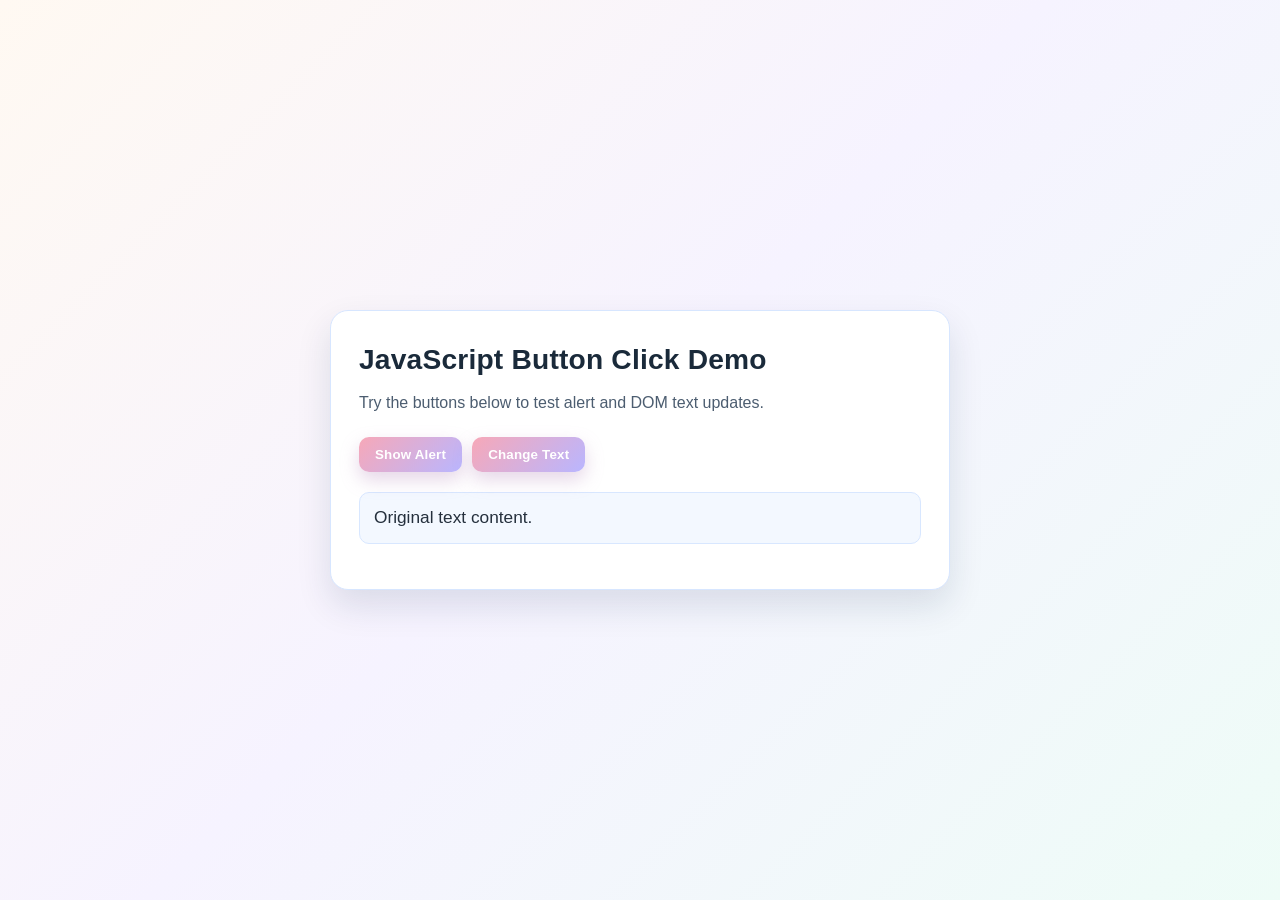
<file: index.html>
<!DOCTYPE html>
<html lang="en">
<head>
  <meta charset="UTF-8" />
  <meta name="viewport" content="width=device-width, initial-scale=1.0" />
  <title>JavaScript DOM Example</title>
  <style>
    :root {
      --bg-1: #fff9f2;
      --bg-2: #f6f3ff;
      --bg-3: #eefcf7;
      --card: #ffffff;
      --text: #1a2a3a;
      --muted: #4c5d70;
      --primary: #f7a8b8;
      --primary-2: #b9b6ff;
      --primary-dark: #e58ea3;
      --shadow: 0 16px 35px rgba(13, 43, 77, 0.12);
    }

    * {
      box-sizing: border-box;
    }

    body {
      margin: 0;
      min-height: 100vh;
      display: grid;
      place-items: center;
      padding: 24px;
      font-family: "Trebuchet MS", "Segoe UI", sans-serif;
      line-height: 1.5;
      color: var(--text);
      background: linear-gradient(135deg, var(--bg-1) 0%, var(--bg-2) 48%, var(--bg-3) 100%);
    }

    .card {
      width: min(620px, 100%);
      background: var(--card);
      border: 1px solid #d7e6ff;
      border-radius: 18px;
      padding: 28px;
      box-shadow: var(--shadow);
    }

    h1 {
      margin: 0 0 10px;
      font-size: clamp(1.35rem, 2.2vw, 1.9rem);
      letter-spacing: 0.2px;
    }

    .subtitle {
      margin: 0 0 22px;
      color: var(--muted);
    }

    .actions {
      display: flex;
      flex-wrap: wrap;
      gap: 10px;
    }

    button {
      padding: 10px 16px;
      border: none;
      background: linear-gradient(135deg, var(--primary), var(--primary-2));
      color: white;
      border-radius: 10px;
      cursor: pointer;
      font-weight: 600;
      letter-spacing: 0.2px;
      transition: transform 0.18s ease, box-shadow 0.18s ease, background 0.18s ease;
      box-shadow: 0 8px 18px rgba(183, 139, 188, 0.35);
    }

    button:hover {
      transform: translateY(-1px);
      background: linear-gradient(135deg, var(--primary-dark), #a8c4ff);
      box-shadow: 0 10px 20px rgba(183, 139, 188, 0.45);
    }

    button:active {
      transform: translateY(0);
    }

    #message {
      margin-top: 20px;
      font-size: 1.08rem;
      color: #25303d;
      padding: 12px 14px;
      background: #f3f8ff;
      border: 1px solid #d8e7ff;
      border-radius: 10px;
    }

    .modal {
      position: fixed;
      inset: 0;
      display: none;
      align-items: center;
      justify-content: center;
      padding: 20px;
      z-index: 10;
    }

    .modal.open {
      display: flex;
    }

    .modal-backdrop {
      position: absolute;
      inset: 0;
      background: rgba(35, 42, 58, 0.35);
      backdrop-filter: blur(2px);
    }

    .modal-content {
      position: relative;
      width: min(420px, 100%);
      border-radius: 16px;
      padding: 20px;
      background: linear-gradient(140deg, #fff7fb, #f5f7ff 55%, #f0fff8);
      border: 1px solid #eadfff;
      box-shadow: 0 20px 40px rgba(72, 57, 99, 0.25);
      animation: popIn 0.22s ease-out;
    }

    .modal-title {
      margin: 0 0 8px;
      font-size: 1.1rem;
    }

    .modal-text {
      margin: 0 0 16px;
      color: var(--muted);
    }

    .close-btn {
      width: auto;
    }

    @keyframes popIn {
      from {
        opacity: 0;
        transform: translateY(8px) scale(0.98);
      }

      to {
        opacity: 1;
        transform: translateY(0) scale(1);
      }
    }

    @media (max-width: 480px) {
      .card {
        padding: 20px;
      }

      button {
        width: 100%;
      }

      .close-btn {
        width: 100%;
      }
    }
  </style>
</head>
<body>
  <main class="card">
    <h1>JavaScript Button Click Demo</h1>
    <p class="subtitle">Try the buttons below to test alert and DOM text updates.</p>

    <div class="actions">
      <button id="alertBtn">Show Alert</button>
      <button id="changeTextBtn">Change Text</button>
    </div>

    <p id="message">Original text content.</p>
  </main>

  <section id="customModal" class="modal" aria-hidden="true">
    <div class="modal-backdrop" id="modalBackdrop"></div>
    <div class="modal-content" role="alertdialog" aria-modal="true" aria-labelledby="modalTitle" aria-describedby="modalText">
      <h2 id="modalTitle" class="modal-title">Styled Alert</h2>
      <p id="modalText" class="modal-text">Button clicked! This is a custom alert message.</p>
      <button id="closeModalBtn" class="close-btn">OK</button>
    </div>
  </section>

  <script>
    const alertBtn = document.getElementById('alertBtn');
    const changeTextBtn = document.getElementById('changeTextBtn');
    const message = document.getElementById('message');
    const customModal = document.getElementById('customModal');
    const closeModalBtn = document.getElementById('closeModalBtn');
    const modalBackdrop = document.getElementById('modalBackdrop');

    function openCustomAlert() {
      customModal.classList.add('open');
      customModal.setAttribute('aria-hidden', 'false');
      closeModalBtn.focus();
    }

    function closeCustomAlert() {
      customModal.classList.remove('open');
      customModal.setAttribute('aria-hidden', 'true');
      alertBtn.focus();
    }

    alertBtn.addEventListener('click', function () {
      openCustomAlert();
    });

    closeModalBtn.addEventListener('click', closeCustomAlert);
    modalBackdrop.addEventListener('click', closeCustomAlert);

    document.addEventListener('keydown', function (event) {
      if (event.key === 'Escape' && customModal.classList.contains('open')) {
        closeCustomAlert();
      }
    });

    changeTextBtn.addEventListener('click', function () {
      message.textContent = 'The text content has been changed using the DOM!';
    });
  </script>
</body>
</html>
</file>
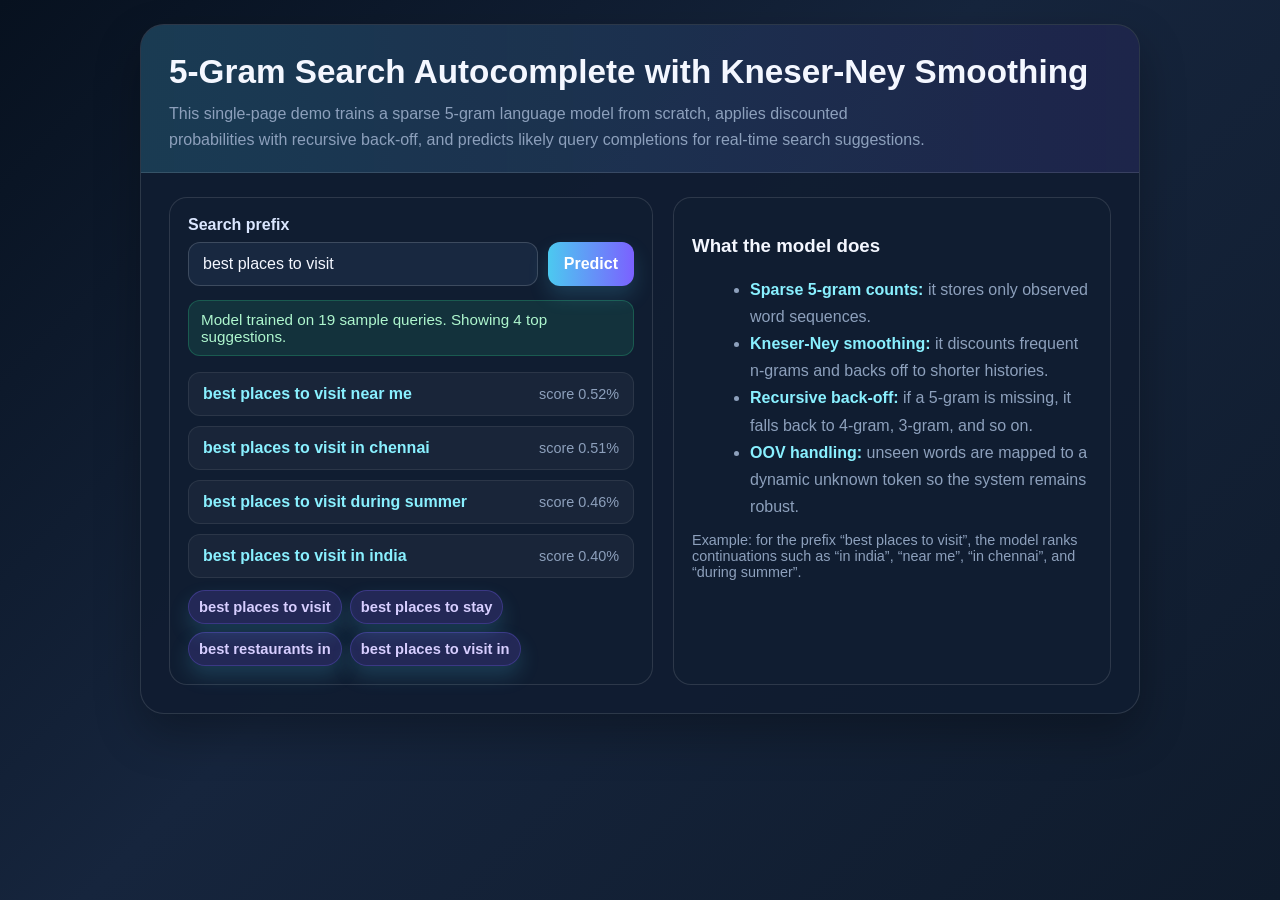
<file: nlp_task1.html>
<!DOCTYPE html>
<html lang="en">
<head>
  <meta charset="UTF-8" />
  <meta name="viewport" content="width=device-width, initial-scale=1.0" />
  <title>NLP Task 1 - 5-Gram Search Prediction</title>
  <style>
    :root {
      --bg: #07111f;
      --panel: #101d31;
      --panel-2: #182840;
      --text: #f4f7ff;
      --muted: #8da0bc;
      --accent: #4cc9f0;
      --accent-2: #7b61ff;
      --good: #2ecf8a;
      --border: rgba(255,255,255,0.12);
    }

    * { box-sizing: border-box; }

    body {
      margin: 0;
      min-height: 100vh;
      font-family: "Segoe UI", Tahoma, Geneva, Verdana, sans-serif;
      background: linear-gradient(135deg, var(--bg), #16253d 45%, #0f1b2c 100%);
      color: var(--text);
      padding: 24px;
    }

    .container {
      max-width: 1000px;
      margin: 0 auto;
      background: rgba(16, 29, 49, 0.95);
      border: 1px solid var(--border);
      border-radius: 24px;
      box-shadow: 0 20px 45px rgba(0, 0, 0, 0.28);
      overflow: hidden;
    }

    .hero {
      padding: 28px 28px 20px;
      border-bottom: 1px solid var(--border);
      background: linear-gradient(90deg, rgba(76,201,240,0.18), rgba(123,97,255,0.12));
    }

    h1 {
      margin: 0 0 10px;
      font-size: clamp(1.5rem, 2.6vw, 2.2rem);
    }

    .hero p {
      margin: 0;
      color: var(--muted);
      max-width: 760px;
      line-height: 1.6;
    }

    .content {
      display: grid;
      grid-template-columns: 1.05fr 0.95fr;
      gap: 20px;
      padding: 24px 28px 28px;
    }

    .card {
      background: var(--panel);
      border: 1px solid var(--border);
      border-radius: 18px;
      padding: 18px;
    }

    label {
      display: block;
      margin-bottom: 8px;
      font-weight: 600;
      color: #dbe7ff;
    }

    .controls {
      display: flex;
      gap: 10px;
      flex-wrap: wrap;
      margin-bottom: 14px;
    }

    input, button {
      font: inherit;
    }

    input {
      flex: 1;
      min-width: 220px;
      padding: 12px 14px;
      border-radius: 12px;
      border: 1px solid rgba(255,255,255,0.16);
      background: var(--panel-2);
      color: var(--text);
      outline: none;
    }

    button {
      padding: 12px 16px;
      border: none;
      border-radius: 12px;
      cursor: pointer;
      color: white;
      background: linear-gradient(90deg, var(--accent), var(--accent-2));
      font-weight: 700;
      transition: transform 0.2s ease, box-shadow 0.2s ease;
      box-shadow: 0 10px 20px rgba(76, 201, 240, 0.18);
    }

    button:hover {
      transform: translateY(-1px);
      box-shadow: 0 12px 24px rgba(76, 201, 240, 0.25);
    }

    .status {
      margin: 12px 0 16px;
      padding: 10px 12px;
      background: rgba(46, 207, 138, 0.12);
      border: 1px solid rgba(46,207,138,0.26);
      border-radius: 12px;
      color: #aef6ce;
      font-size: 0.95rem;
    }

    .suggestion-list {
      list-style: none;
      padding: 0;
      margin: 0;
      display: grid;
      gap: 10px;
    }

    .suggestion-item {
      padding: 12px 14px;
      border-radius: 12px;
      background: rgba(255,255,255,0.04);
      border: 1px solid rgba(255,255,255,0.08);
      color: #eaf2ff;
      display: flex;
      justify-content: space-between;
      align-items: center;
      gap: 10px;
    }

    .suggestion-item strong {
      color: #89f0ff;
    }

    .tiny {
      color: var(--muted);
      font-size: 0.9rem;
    }

    .chip-row {
      display: flex;
      flex-wrap: wrap;
      gap: 8px;
      margin-top: 12px;
    }

    .chip {
      padding: 8px 10px;
      border-radius: 999px;
      background: rgba(123,97,255,0.18);
      color: #d7ceff;
      border: 1px solid rgba(123,97,255,0.28);
      cursor: pointer;
      font-size: 0.92rem;
    }

    ul.simple-list {
      margin: 10px 0 0 18px;
      color: var(--muted);
      line-height: 1.7;
    }

    .highlight {
      color: #89f0ff;
      font-weight: 600;
    }

    @media (max-width: 820px) {
      .content {
        grid-template-columns: 1fr;
      }
    }
  </style>
</head>
<body>
  <main class="container">
    <section class="hero">
      <h1>5-Gram Search Autocomplete with Kneser-Ney Smoothing</h1>
      <p>This single-page demo trains a sparse 5-gram language model from scratch, applies discounted probabilities with recursive back-off, and predicts likely query completions for real-time search suggestions.</p>
    </section>

    <section class="content">
      <div class="card">
        <label for="queryInput">Search prefix</label>
        <div class="controls">
          <input id="queryInput" value="best places to visit" placeholder="Type a search prefix" />
          <button id="predictBtn">Predict</button>
        </div>
        <div id="status" class="status">Training the model on sample search logs...</div>
        <ul id="suggestions" class="suggestion-list"></ul>
        <div class="chip-row">
          <button class="chip" data-prefix="best places to visit">best places to visit</button>
          <button class="chip" data-prefix="best places to stay">best places to stay</button>
          <button class="chip" data-prefix="best restaurants in">best restaurants in</button>
          <button class="chip" data-prefix="best places to visit in">best places to visit in</button>
        </div>
      </div>

      <div class="card">
        <h3>What the model does</h3>
        <ul class="simple-list">
          <li><span class="highlight">Sparse 5-gram counts:</span> it stores only observed word sequences.</li>
          <li><span class="highlight">Kneser-Ney smoothing:</span> it discounts frequent n-grams and backs off to shorter histories.</li>
          <li><span class="highlight">Recursive back-off:</span> if a 5-gram is missing, it falls back to 4-gram, 3-gram, and so on.</li>
          <li><span class="highlight">OOV handling:</span> unseen words are mapped to a dynamic unknown token so the system remains robust.</li>
        </ul>
        <p class="tiny" style="margin-top: 12px;">Example: for the prefix “best places to visit”, the model ranks continuations such as “in india”, “near me”, “in chennai”, and “during summer”.</p>
      </div>
    </section>
  </main>

  <script>
    class KN5GramLanguageModel {
      constructor(order = 5) {
        this.order = order;
        this.unk = '<UNK>';
        this.bos = '<s>';
        this.eos = '</s>';
        this.vocab = new Set([this.unk, this.bos, this.eos]);
        this.tokenCounts = new Map([[this.unk, 0], [this.bos, 0], [this.eos, 0]]);
        this.counts = Array.from({ length: order + 1 }, () => new Map());
        this.historyCounts = Array.from({ length: order + 1 }, () => new Map());
        this.continuationSets = Array.from({ length: order + 1 }, () => new Map());
        this.totalTokens = 0;
        this.discount = 0.75;
        this.trainingCorpus = [];
      }

      addToken(token) {
        if (!this.vocab.has(token)) {
          this.vocab.add(token);
          this.tokenCounts.set(token, 0);
        }
      }

      tokenize(text) {
        return text
          .toLowerCase()
          .replace(/[^a-z0-9]+/g, ' ')
          .trim()
          .split(/\s+/)
          .filter(Boolean);
      }

      normalizeToken(token) {
        return this.vocab.has(token) ? token : this.unk;
      }

      train(sentences) {
        this.trainingCorpus = sentences.map((item) => item.toLowerCase());

        for (const sentence of sentences) {
          const tokens = this.tokenize(sentence);
          if (!tokens.length) continue;

          const padded = [this.bos, this.bos, this.bos, this.bos, ...tokens, this.eos];

          for (let i = 0; i < padded.length; i++) {
            const token = padded[i];
            this.addToken(token);
            this.tokenCounts.set(token, (this.tokenCounts.get(token) || 0) + 1);
            this.totalTokens += 1;

            for (let order = 1; order <= this.order; order++) {
              const historyLength = order - 1;
              if (i < historyLength) continue;

              const history = padded.slice(i - historyLength, i);
              const normalizedHistory = history.map((item) => this.normalizeToken(item));
              const normalizedToken = this.normalizeToken(token);
              const historyKey = normalizedHistory.join(' ');
              const ngramKey = `${historyKey} | ${normalizedToken}`;

              this.counts[order].set(ngramKey, (this.counts[order].get(ngramKey) || 0) + 1);
              this.historyCounts[order].set(historyKey, (this.historyCounts[order].get(historyKey) || 0) + 1);

              const continuation = this.continuationSets[order].get(normalizedToken) || new Set();
              continuation.add(historyKey);
              this.continuationSets[order].set(normalizedToken, continuation);
            }
          }
        }
      }

      getCount(order, historyTokens, token) {
        const normalizedHistory = historyTokens.map((item) => this.normalizeToken(item));
        const historyKey = normalizedHistory.join(' ');
        const normalizedToken = this.normalizeToken(token);
        const key = `${historyKey} | ${normalizedToken}`;
        return this.counts[order].get(key) || 0;
      }

      getHistoryCount(order, historyTokens) {
        if (!historyTokens.length) return this.totalTokens;
        const normalizedHistory = historyTokens.map((item) => this.normalizeToken(item));
        const historyKey = normalizedHistory.join(' ');
        return this.historyCounts[order].get(historyKey) || 0;
      }

      getDistinctNextWords(order, historyTokens) {
        const normalizedHistory = historyTokens.map((item) => this.normalizeToken(item));
        const historyKey = normalizedHistory.join(' ');
        let count = 0;
        for (const [key] of this.counts[order].entries()) {
          const [currentHistory] = key.split(' | ');
          if (currentHistory === historyKey) {
            count += 1;
          }
        }
        return count;
      }

      probability(token, contextTokens) {
        const normalizedToken = this.normalizeToken(token);
        if (!contextTokens.length) {
          const count = this.tokenCounts.get(normalizedToken) || 0;
          return count / Math.max(1, this.totalTokens);
        }

        const history = contextTokens.slice(-Math.max(0, this.order - 1));
        const order = history.length + 1;
        const count = this.getCount(order, history, normalizedToken);
        const historyCount = this.getHistoryCount(order, history);

        if (!historyCount) {
          return this.probability(normalizedToken, history.slice(1));
        }

        const discounted = Math.max(count - this.discount, 0) / historyCount;
        const distinctNextWords = this.getDistinctNextWords(order, history);
        const beta = (this.discount * distinctNextWords) / historyCount;
        const backoff = this.probability(normalizedToken, history.slice(1));
        return discounted + beta * backoff;
      }

      scoreQuery(tokens) {
        let score = 1;
        for (let i = 0; i < tokens.length; i++) {
          const context = tokens.slice(Math.max(0, i - 4), i);
          score *= this.probability(tokens[i], context);
        }
        return score;
      }

      predict(prefix, limit = 4) {
        const prefixTokens = this.tokenize(prefix);
        const prefixText = prefixTokens.join(' ');
        const matches = [];

        for (const query of this.trainingCorpus) {
          if (query === prefixText || query.startsWith(prefixText + ' ')) {
            const remainder = query.split(' ').slice(prefixTokens.length).join(' ');
            if (remainder) {
              const score = this.scoreQuery(query.split(' '));
              matches.push({ phrase: remainder, score });
            }
          }
        }

        if (matches.length) {
          matches.sort((a, b) => b.score - a.score);
          return matches.slice(0, limit).map((item) => ({ text: `${prefixText} ${item.phrase}`.trim(), score: item.score }));
        }

        const fallback = [];
        for (const token of this.vocab) {
          if ([this.unk, this.bos, this.eos].includes(token)) continue;
          const score = this.probability(token, prefixTokens.slice(-4));
          if (score > 0) fallback.push({ text: `${prefixText} ${token}`.trim(), score });
        }
        fallback.sort((a, b) => b.score - a.score);
        return fallback.slice(0, limit);
      }
    }

    const trainingQueries = [
      'best places to visit in india',
      'best places to visit near me',
      'best places to visit in chennai',
      'best places to visit during summer',
      'best places to stay in india',
      'best restaurants in chennai',
      'best cafes near me',
      'best laptops for students',
      'best laptops under 50000',
      'how to learn javascript quickly',
      'how to make a website',
      'top places to visit in goa',
      'top places to visit in delhi',
      'best places to visit in kerala',
      'best places to visit near delhi',
      'best places to visit during winter',
      'best places to eat in chennai',
      'best places to shop near me',
      'best movies to watch during summer'
    ];

    const model = new KN5GramLanguageModel(5);
    model.train(trainingQueries);

    const queryInput = document.getElementById('queryInput');
    const predictBtn = document.getElementById('predictBtn');
    const status = document.getElementById('status');
    const suggestionsList = document.getElementById('suggestions');

    function renderSuggestions(prefix) {
      const suggestions = model.predict(prefix, 4);
      status.textContent = `Model trained on ${trainingQueries.length} sample queries. Showing ${suggestions.length} top suggestions.`;

      if (!suggestions.length) {
        suggestionsList.innerHTML = '<li class="suggestion-item"><span>No suggestions yet. Try another prefix.</span></li>';
        return;
      }

      suggestionsList.innerHTML = suggestions.map((item) => `
        <li class="suggestion-item">
          <strong>${item.text}</strong>
          <span class="tiny">score ${(item.score * 100).toFixed(2)}%</span>
        </li>
      `).join('');
    }

    predictBtn.addEventListener('click', () => renderSuggestions(queryInput.value));
    queryInput.addEventListener('input', () => renderSuggestions(queryInput.value));

    document.querySelectorAll('.chip').forEach((chip) => {
      chip.addEventListener('click', () => {
        queryInput.value = chip.dataset.prefix;
        renderSuggestions(queryInput.value);
      });
    });

    renderSuggestions(queryInput.value);
  </script>
</body>
</html>
</file>
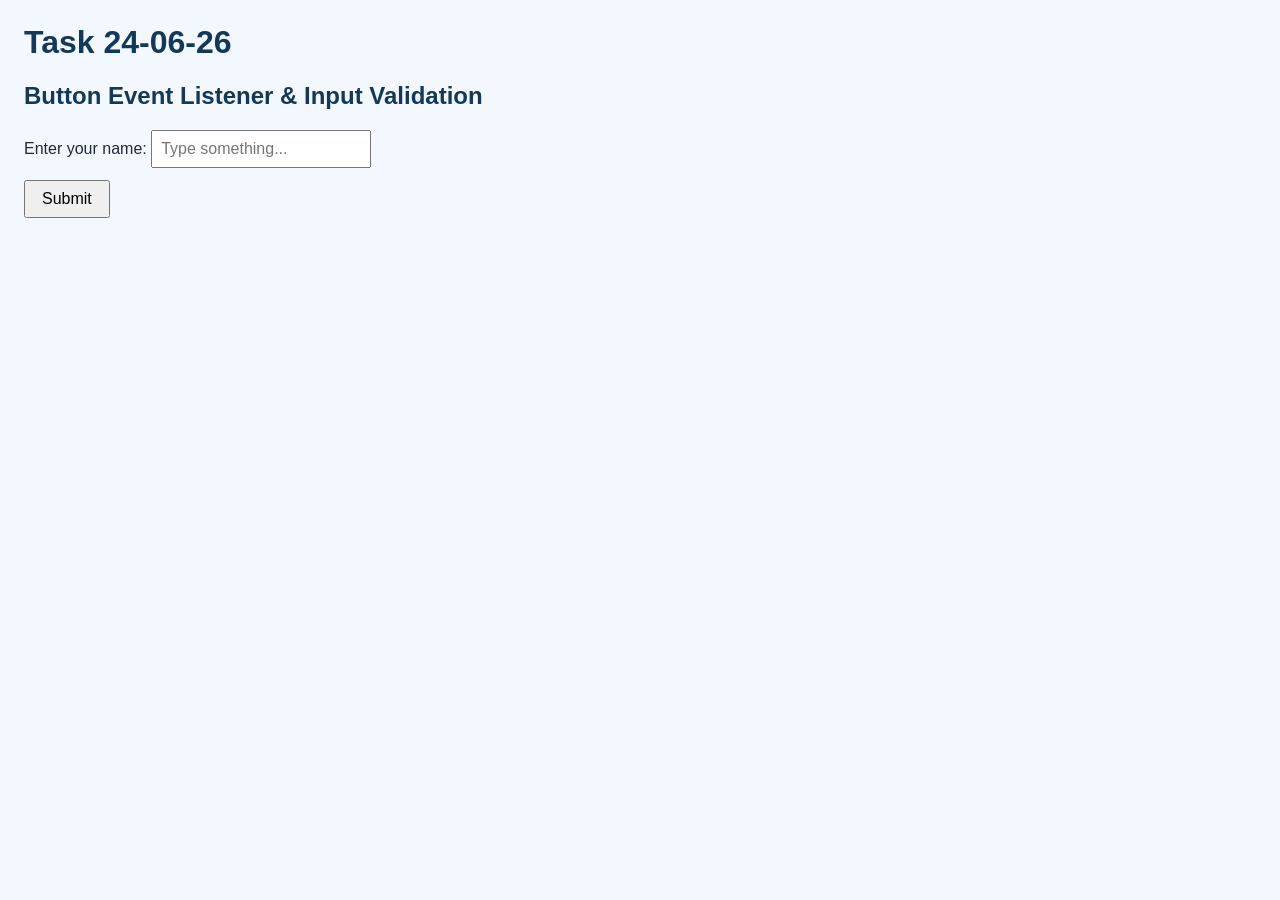
<file: task 24-06-26.html>
<!DOCTYPE html>
<html lang="en">
<head>
  <meta charset="UTF-8" />
  <meta name="viewport" content="width=device-width, initial-scale=1.0" />
  <title>Task 24-06-26</title>
  <link rel="stylesheet" href="styles.css" />
  <style>
    body {
      background-color: #f3f8ff;
      font-family: Arial, sans-serif;
    }
    .form-group {
      margin: 12px 0;
    }
    input {
      padding: 8px;
      font-size: 16px;
    }
    button {
      padding: 8px 16px;
      font-size: 16px;
      cursor: pointer;
    }
    .message {
      margin-top: 10px;
      font-size: 15px;
    }
    .error {
      color: #c0392b;
    }
    .success {
      color: #27ae60;
    }
  </style>
</head>
<body>
  <h1>Task 24-06-26</h1>

  <h2>Button Event Listener &amp; Input Validation</h2>

  <div class="form-group">
    <label for="nameInput">Enter your name:</label>
    <input type="text" id="nameInput" placeholder="Type something..." />
  </div>

  <button id="submitBtn">Submit</button>

  <p id="message" class="message"></p>

  <script>
    // 1. Add an event listener to a button
    const submitBtn = document.getElementById("submitBtn");
    const nameInput = document.getElementById("nameInput");
    const message = document.getElementById("message");

    submitBtn.addEventListener("click", function () {
      validateInput();
    });

    // 2. Validate a text input field
    function validateInput() {
      const value = nameInput.value.trim();

      if (value === "") {
        message.textContent = "Error: This field cannot be empty.";
        message.className = "message error";
        return;
      }

      if (value.length < 3) {
        message.textContent = "Error: Please enter at least 3 characters.";
        message.className = "message error";
        return;
      }

      if (!/^[A-Za-z\s]+$/.test(value)) {
        message.textContent = "Error: Only letters and spaces are allowed.";
        message.className = "message error";
        return;
      }

      message.textContent = "Success: Hello, " + value + "!";
      message.className = "message success";
    }
  </script>
</body>
</html>
</file>
<file: styles.css>
* {
  box-sizing: border-box;
}

body {
  font-family: "Segoe UI", Tahoma, Geneva, Verdana, sans-serif;
  margin: 24px;
  color: #1f2937;
}

h1,
h2 {
  color: #12385b;
}

img {
  display: block;
  margin: 12px 0 18px;
  border-radius: 8px;
  max-width: 100%;
  height: auto;
}

a {
  color: #0b61a4;
  text-decoration: none;
}

a:hover {
  text-decoration: underline;
}

ul,
ol {
  margin: 8px 0 16px;
  padding-left: 24px;
}

table {
  border-collapse: collapse;
  width: min(680px, 100%);
  background-color: #ffffff;
}

th,
td {
  border: 1px solid #c5d7ea;
  padding: 10px;
  text-align: left;
}

th {
  background-color: #dcecff;
}
</file>
